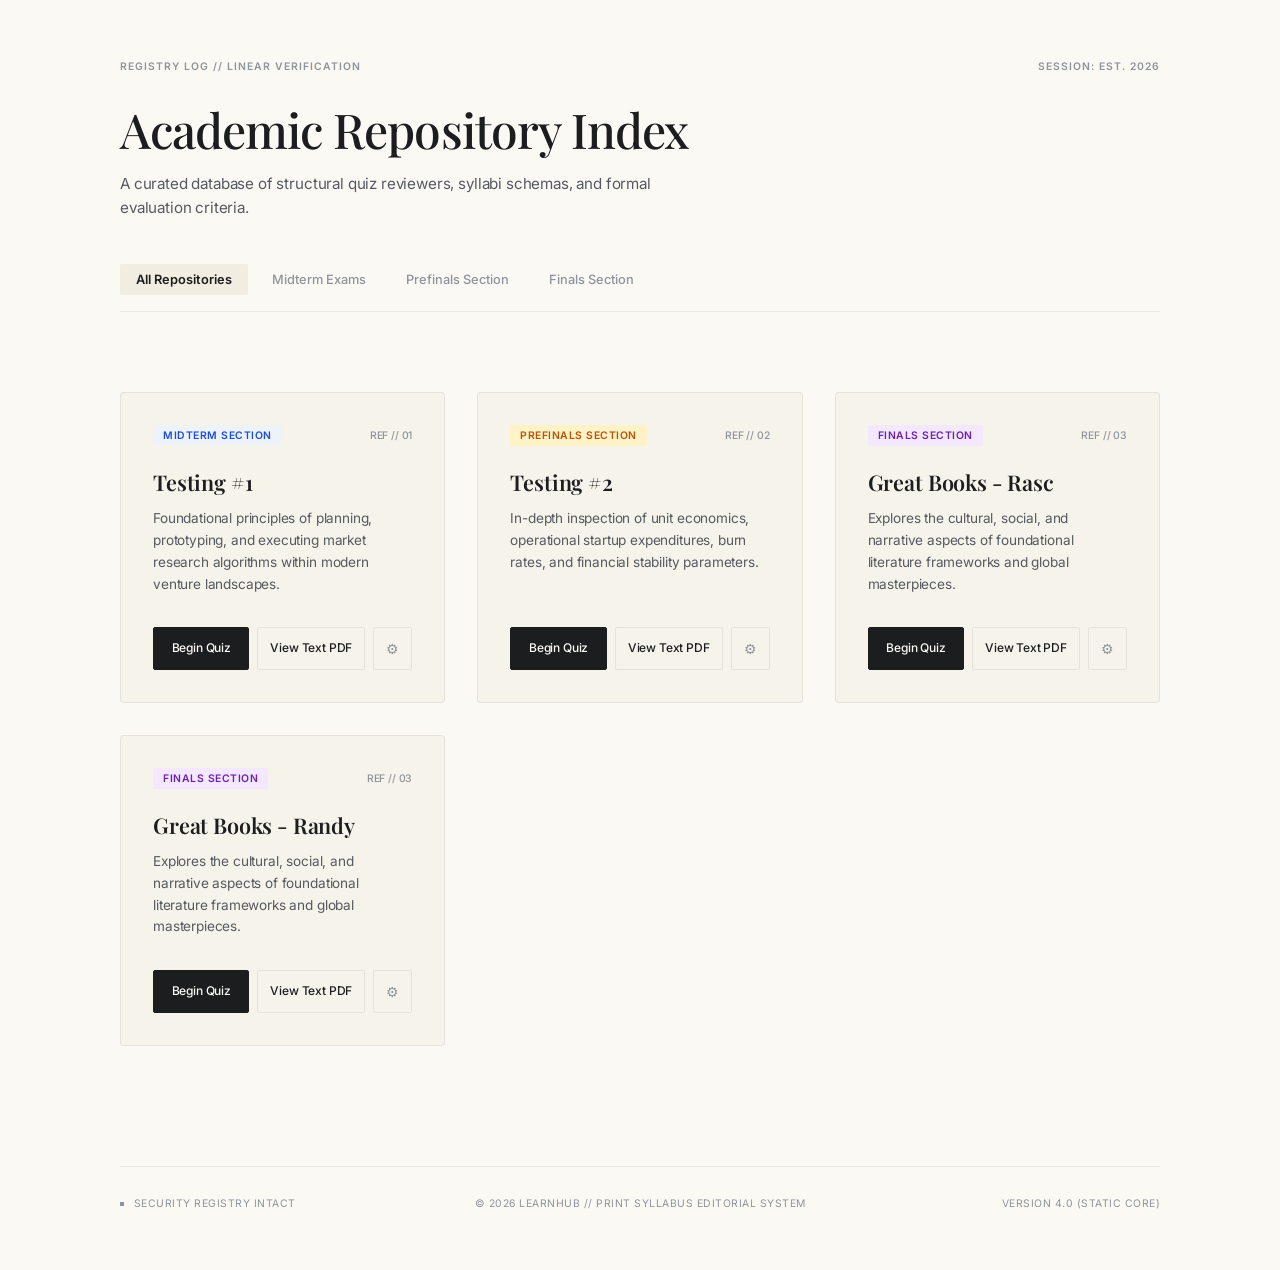
<file: index.html>
<!DOCTYPE html>
<html lang="en">
<head>
    <meta charset="UTF-8">
    <meta name="viewport" content="width=device-width, initial-scale=1.0">
    <title>LearnHub // Academic Examination Repositories</title>
    <link rel="stylesheet" href="hub-style.css">
    <link href="https://fonts.googleapis.com/css2?family=Inter:wght@300;400;500;600&family=Playfair+Display:ital,wght@0,500;0,600;0,700;1,400&display=swap" rel="stylesheet">
    
    <link rel="icon" type="image/png" href="favicon.png">
    <link rel="apple-touch-icon" href="favicon.png">
</head>
<body>

    <div id="loader">
        <div class="loader-content">
            <div class="loader-title">LEARNHUB</div>
            <div class="loader-line-bar"><div class="fill-line"></div></div>
        </div>
    </div>

    <div id="quiz-loader" class="quiz-overlay">
        <div class="quiz-overlay-box">
            <div class="spinner"></div>
            <div class="overlay-title">Retrieving Examination Script</div>
            <p class="overlay-subtitle">Organizing quiz modules, please maintain connectivity...</p>
        </div>
    </div>

    <div class="hub-container">
        <header class="hub-header">
            <div class="header-top">
                <span class="system-tag">REGISTRY LOG // LINEAR VERIFICATION</span>
                <span class="date-tag">SESSION: EST. 2026</span>
            </div>
            <h1 class="hub-title">Academic Repository Index</h1>
            <p class="hub-subtitle">A curated database of structural quiz reviewers, syllabi schemas, and formal evaluation criteria.</p>
            
            <nav class="filter-deck">
                <button class="filter-btn active" onclick="filterSyllabiClassification('all')">All Repositories</button>
                <button class="filter-btn" onclick="filterSyllabiClassification('midterm')">Midterm Exams</button>
                <button class="filter-btn" onclick="filterSyllabiClassification('prefinals')">Prefinals Section</button>
                <button class="filter-btn" onclick="filterSyllabiClassification('finals')">Finals Section</button>
            </nav>
        </header>

        <main class="document-shelf" id="documentShelf">
            
            <div class="document-sheet midterm-card">
                <div class="sheet-header">
                    <span class="classification-tag midterm">Midterm Section</span>
                    <span class="serial-no">REF // 01</span>
                </div>
                <div class="sheet-body">
                    <h3>Testing #1</h3>
                    <p>Foundational principles of planning, prototyping, and executing market research algorithms within modern venture landscapes.</p>
                </div>
                <div class="sheet-controls split">
                    <a href="TECHNO-PREFI/quiz_techno.html" class="sheet-btn primary-action">Begin Quiz</a>
                    <a href="assets/pdf/techno-mid.pdf" target="_blank" class="sheet-btn standard-action">View Text PDF</a>
                    <button class="sheet-btn icon-action" onclick="toggleMenu('Technopreneurship')">⚙</button>
                </div>
            </div>

            <div class="document-sheet prefinals-card">
                <div class="sheet-header">
                    <span class="classification-tag prefinals">Prefinals Section</span>
                    <span class="serial-no">REF // 02</span>
                </div>
                <div class="sheet-body">
                    <h3>Testing #2</h3>
                    <p>In-depth inspection of unit economics, operational startup expenditures, burn rates, and financial stability parameters.</p>
                </div>
                <div class="sheet-controls split">
                    <a href="TECHNO-PREFI/quiz_techno.html" class="sheet-btn primary-action">Begin Quiz</a>
                    <a href="assets/pdf/techno-pre.pdf" target="_blank" class="sheet-btn standard-action">View Text PDF</a>
                    <button class="sheet-btn icon-action" onclick="toggleMenu('Business Modeling')">⚙</button>
                </div>
            </div>

            <div class="document-sheet finals-card">
                <div class="sheet-header">
                    <span class="classification-tag finals">Finals Section</span>
                    <span class="serial-no">REF // 03</span>
                </div>
                <div class="sheet-body">
                    <h3>Great Books - Rasc</h3>
                    <p>Explores the cultural, social, and narrative aspects of foundational literature frameworks and global masterpieces.</p>
                </div>
                <div class="sheet-controls split">
                    <a href="GB-F/quiz_gb.html" class="sheet-btn primary-action">Begin Quiz</a>
                    <a href="assets/pdf/gb-f.pdf" target="_blank" class="sheet-btn standard-action">View Text PDF</a>
                    <button class="sheet-btn icon-action" onclick="toggleMenu('Great Books')">⚙</button>
                </div>
            </div>

            <div class="document-sheet finals-card">
                <div class="sheet-header">
                    <span class="classification-tag finals">Finals Section</span>
                    <span class="serial-no">REF // 03</span>
                </div>
                <div class="sheet-body">
                    <h3>Great Books - Randy</h3>
                    <p>Explores the cultural, social, and narrative aspects of foundational literature frameworks and global masterpieces.</p>
                </div>
                <div class="sheet-controls split">
                    <a href="https://sraddyyy.github.io/GreatBooks-Exam/" class="sheet-btn primary-action">Begin Quiz</a>
                    <a href="assets/pdf/gb-f.pdf" target="_blank" class="sheet-btn standard-action">View Text PDF</a>
                    <button class="sheet-btn icon-action" onclick="toggleMenu('Great Books')">⚙</button>
                </div>
            </div>

        </main>

        <footer class="sheet-footer">
            <div class="footer-meta-line"></div>
            <div class="footer-layout">
                <div class="foot-col">
                    <span class="ledger-mark"></span> SECURITY REGISTRY INTACT
                </div>
                <div class="foot-col center">
                    &copy; 2026 LEARNHUB // PRINT SYLLABUS EDITORIAL SYSTEM
                </div>
                <div class="foot-col right">
                    VERSION 4.0 (STATIC CORE)
                </div>
            </div>
        </footer>
    </div>

    <script src="hub-logic.js"></script>
</body>
</html>

<!-- MyBad_ -->
</file>
<file: hub-style.css>
/* --- ARTISAN TYPOGRAPHY & DESIGN SYSTEM VARIABLE MATRIX --- */
:root {
    /* Adaptive Color Profile - Light Warm Book Stock Paper Style */
    --paper-base: #fbf9f4;
    --paper-card: #f6f3eb;
    --paper-card-hover: #f1ede1;
    --ink-main: #1c1d1f;
    --ink-muted: #565a60;
    --ink-subtle: #8e949c;
    --line-border: rgba(28, 29, 31, 0.08);
    --line-border-active: rgba(28, 29, 31, 0.25);
    
    /* Layout Constants */
    --font-serif: 'Playfair Display', Georgia, serif;
    --font-sans: 'Inter', -apple-system, BlinkMacSystemFont, sans-serif;
    --transition-smooth: all 0.35s cubic-bezier(0.16, 1, 0.3, 1);
}

/* Native Mechanical Dark Mode Override - Luxury Ink Velvet Stock */
@media (prefers-color-scheme: dark) {
    :root {
        --paper-base: #0f1011;
        --paper-card: #151719;
        --paper-card-hover: #1c1f22;
        --ink-main: #f3f4f6;
        --ink-muted: #a3a3a3;
        --ink-subtle: #6b7280;
        --line-border: rgba(243, 244, 246, 0.1);
        --line-border-active: rgba(243, 244, 246, 0.3);
    }
}

* {
    box-sizing: border-box;
    margin: 0;
    padding: 0;
}

body {
    background-color: var(--paper-base);
    color: var(--ink-main);
    font-family: var(--font-sans);
    letter-spacing: -0.01em;
    min-height: 100vh;
}

/* --- INTERACTIVE SITE LOADER SCREEN --- */
#loader {
    position: fixed;
    top: 0; left: 0;
    width: 100%; height: 100%;
    background: var(--paper-base);
    z-index: 9999;
    display: flex;
    align-items: center;
    justify-content: center;
    transition: opacity 0.5s ease;
}

.loader-content {
    text-align: center;
    width: 240px;
}

.loader-title {
    font-family: var(--font-serif);
    font-size: 1.5rem;
    font-weight: 600;
    letter-spacing: 2px;
    margin-bottom: 20px;
    color: var(--ink-main);
}

.loader-line-bar {
    height: 1px;
    width: 100%;
    background: var(--line-border);
    overflow: hidden;
    position: relative;
}

.fill-line {
    height: 100%;
    width: 40%;
    background: var(--ink-main);
    position: absolute;
    animation: slideLoading 1.4s infinite cubic-bezier(0.4, 0, 0.2, 1);
}

@keyframes slideLoading {
    0% { left: -40%; }
    100% { left: 100%; }
}

/* --- QUIZ TRANSLATION LAYOVER SCREEN --- */
.quiz-overlay {
    position: fixed;
    top: 0; left: 0;
    width: 100%; height: 100%;
    background: rgba(251, 249, 244, 0.95);
    z-index: 9000;
    display: none;
    align-items: center;
    justify-content: center;
}

@media (prefers-color-scheme: dark) {
    .quiz-overlay {
        background: rgba(15, 16, 17, 0.96);
    }
}

.quiz-overlay-box {
    text-align: center;
    max-width: 380px;
    padding: 20px;
}

.spinner {
    width: 24px;
    height: 24px;
    border: 1px solid var(--line-border);
    border-top-color: var(--ink-main);
    border-radius: 50%;
    margin: 0 auto 24px auto;
    animation: spin 0.8s linear infinite;
}

@keyframes spin {
    to { transform: rotate(360deg); }
}

.overlay-title {
    font-family: var(--font-serif);
    font-size: 1.25rem;
    font-weight: 500;
    margin-bottom: 8px;
}

.overlay-subtitle {
    font-size: 0.8rem;
    color: var(--ink-muted);
    line-height: 1.5;
}

/* --- STRUCTURE HOUSING LAYOUT --- */
.hub-container {
    max-width: 1120px;
    margin: 0 auto;
    padding: 60px 40px;
}

@media (max-width: 768px) {
    .hub-container { padding: 40px 20px; }
}

/* --- HEADER AND NAVIGATION CONTROL DECKS --- */
.hub-header {
    margin-bottom: 80px;
}

.header-top {
    display: flex;
    justify-content: space-between;
    font-size: 0.65rem;
    font-weight: 600;
    color: var(--ink-subtle);
    letter-spacing: 1px;
    margin-bottom: 30px;
}

.hub-title {
    font-family: var(--font-serif);
    font-size: 3rem;
    font-weight: 500;
    line-height: 1.1;
    margin-bottom: 16px;
    letter-spacing: -0.02em;
}

@media (max-width: 768px) {
    .hub-title { font-size: 2.2rem; }
}

.hub-subtitle {
    font-size: 0.95rem;
    color: var(--ink-muted);
    max-width: 540px;
    line-height: 1.6;
    margin-bottom: 44px;
}

.filter-deck {
    display: flex;
    gap: 8px;
    border-bottom: 1px solid var(--line-border);
    padding-bottom: 16px;
    overflow-x: auto;
}

.filter-btn {
    background: transparent;
    border: none;
    font-family: var(--font-sans);
    font-size: 0.8rem;
    font-weight: 500;
    color: var(--ink-subtle);
    padding: 8px 16px;
    cursor: pointer;
    border-radius: 2px;
    white-space: nowrap;
    transition: var(--transition-smooth);
}

.filter-btn:hover {
    color: var(--ink-main);
    background: var(--paper-card);
}

.filter-btn.active {
    color: var(--ink-main);
    background: var(--paper-card-hover);
    font-weight: 600;
}

/* --- DOCUMENT SHELF GRID STRUCTURE --- */
.document-shelf {
    display: grid;
    grid-template-columns: repeat(auto-fill, minmax(320px, 1fr));
    gap: 32px;
}

@media (max-width: 640px) {
    .document-shelf { grid-template-columns: 1fr; gap: 24px; }
}

.document-sheet {
    background: var(--paper-card);
    border: 1px solid var(--line-border);
    border-radius: 4px;
    padding: 32px;
    display: flex;
    flex-direction: column;
    min-height: 280px;
    transition: var(--transition-smooth);
}

.document-sheet:hover {
    transform: translateY(-4px);
    border-color: var(--line-border-active);
    box-shadow: 0 12px 30px rgba(28, 29, 31, 0.03);
}

.sheet-header {
    display: flex;
    justify-content: space-between;
    align-items: center;
    margin-bottom: 24px;
}

.classification-tag {
    font-size: 0.65rem;
    font-weight: 600;
    text-transform: uppercase;
    letter-spacing: 0.5px;
    padding: 4px 10px;
    border-radius: 2px;
}

/* Structural classification type accent colors */
.classification-tag.midterm {
    background: #eef3f9;
    color: #1d4ed8;
}
.classification-tag.prefinals {
    background: #fef3c7;
    color: #b45309;
}
/* FIXED: Added clean active styles for your local Finals cards */
.classification-tag.finals {
    background: #f3e8ff;
    color: #6b21a8;
}

@media (prefers-color-scheme: dark) {
    .classification-tag.midterm { background: #1e293b; color: #38bdf8; }
    .classification-tag.prefinals { background: #451a03; color: #fbbf24; }
    .classification-tag.finals { background: #2e1065; color: #c084fc; }
}

.serial-no {
    font-size: 0.65rem;
    color: var(--ink-subtle);
    font-weight: 500;
}

.sheet-body {
    flex-grow: 1;
    margin-bottom: 32px;
}

.sheet-body h3 {
    font-family: var(--font-serif);
    font-size: 1.35rem;
    font-weight: 600;
    margin-bottom: 12px;
    line-height: 1.2;
}

.sheet-body p {
    font-size: 0.85rem;
    color: var(--ink-muted);
    line-height: 1.6;
}

/* --- ACTION PANEL BUTTON LAYOUTS --- */
.sheet-controls {
    display: flex;
    gap: 8px;
}

.sheet-controls.split {
    display: grid;
    grid-template-columns: 1fr auto auto;
}

.sheet-btn {
    font-family: var(--font-sans);
    font-size: 0.75rem;
    font-weight: 500;
    padding: 12px;
    border-radius: 2px;
    text-align: center;
    text-decoration: none;
    cursor: pointer;
    transition: var(--transition-smooth);
}

.primary-action {
    background: var(--ink-main);
    color: var(--paper-base);
    border: 1px solid var(--ink-main);
}
.primary-action:hover {
    background: var(--ink-muted);
    border-color: var(--ink-muted);
}

.standard-action {
    background: transparent;
    border: 1px solid var(--line-border);
    color: var(--ink-main);
}
.standard-action:hover {
    border-color: var(--ink-main);
}

.icon-action {
    background: transparent;
    border: 1px solid var(--line-border);
    color: var(--ink-subtle);
    display: flex;
    align-items: center;
    justify-content: center;
    font-size: 0.9rem;
}
.icon-action:hover {
    border-color: var(--ink-main);
    color: var(--ink-main);
}

/* --- FOOTER JOURNAL SPECIFICATIONS --- */
.sheet-footer {
    margin-top: 120px;
}

.footer-meta-line {
    height: 1px;
    width: 100%;
    background: var(--line-border);
    margin-bottom: 30px;
}

.footer-layout {
    display: grid;
    grid-template-columns: 1fr auto 1fr;
    align-items: center;
    font-size: 0.65rem;
    color: var(--ink-subtle);
    letter-spacing: 0.5px;
}

.ledger-mark {
    display: inline-block;
    width: 4px;
    height: 4px;
    background: var(--ink-subtle);
    margin-right: 6px;
    vertical-align: middle;
}

.foot-col.center { text-align: center; }
.foot-col.right { text-align: right; }

/* --- SYSTEM OVERRIDES --- */
@media (max-width: 640px) {
    .footer-layout {
        grid-template-columns: 1fr;
        gap: 12px;
        text-align: center;
    }
    .foot-col.center { text-align: center; }
    .foot-col.right { text-align: center; }
}
</file>
